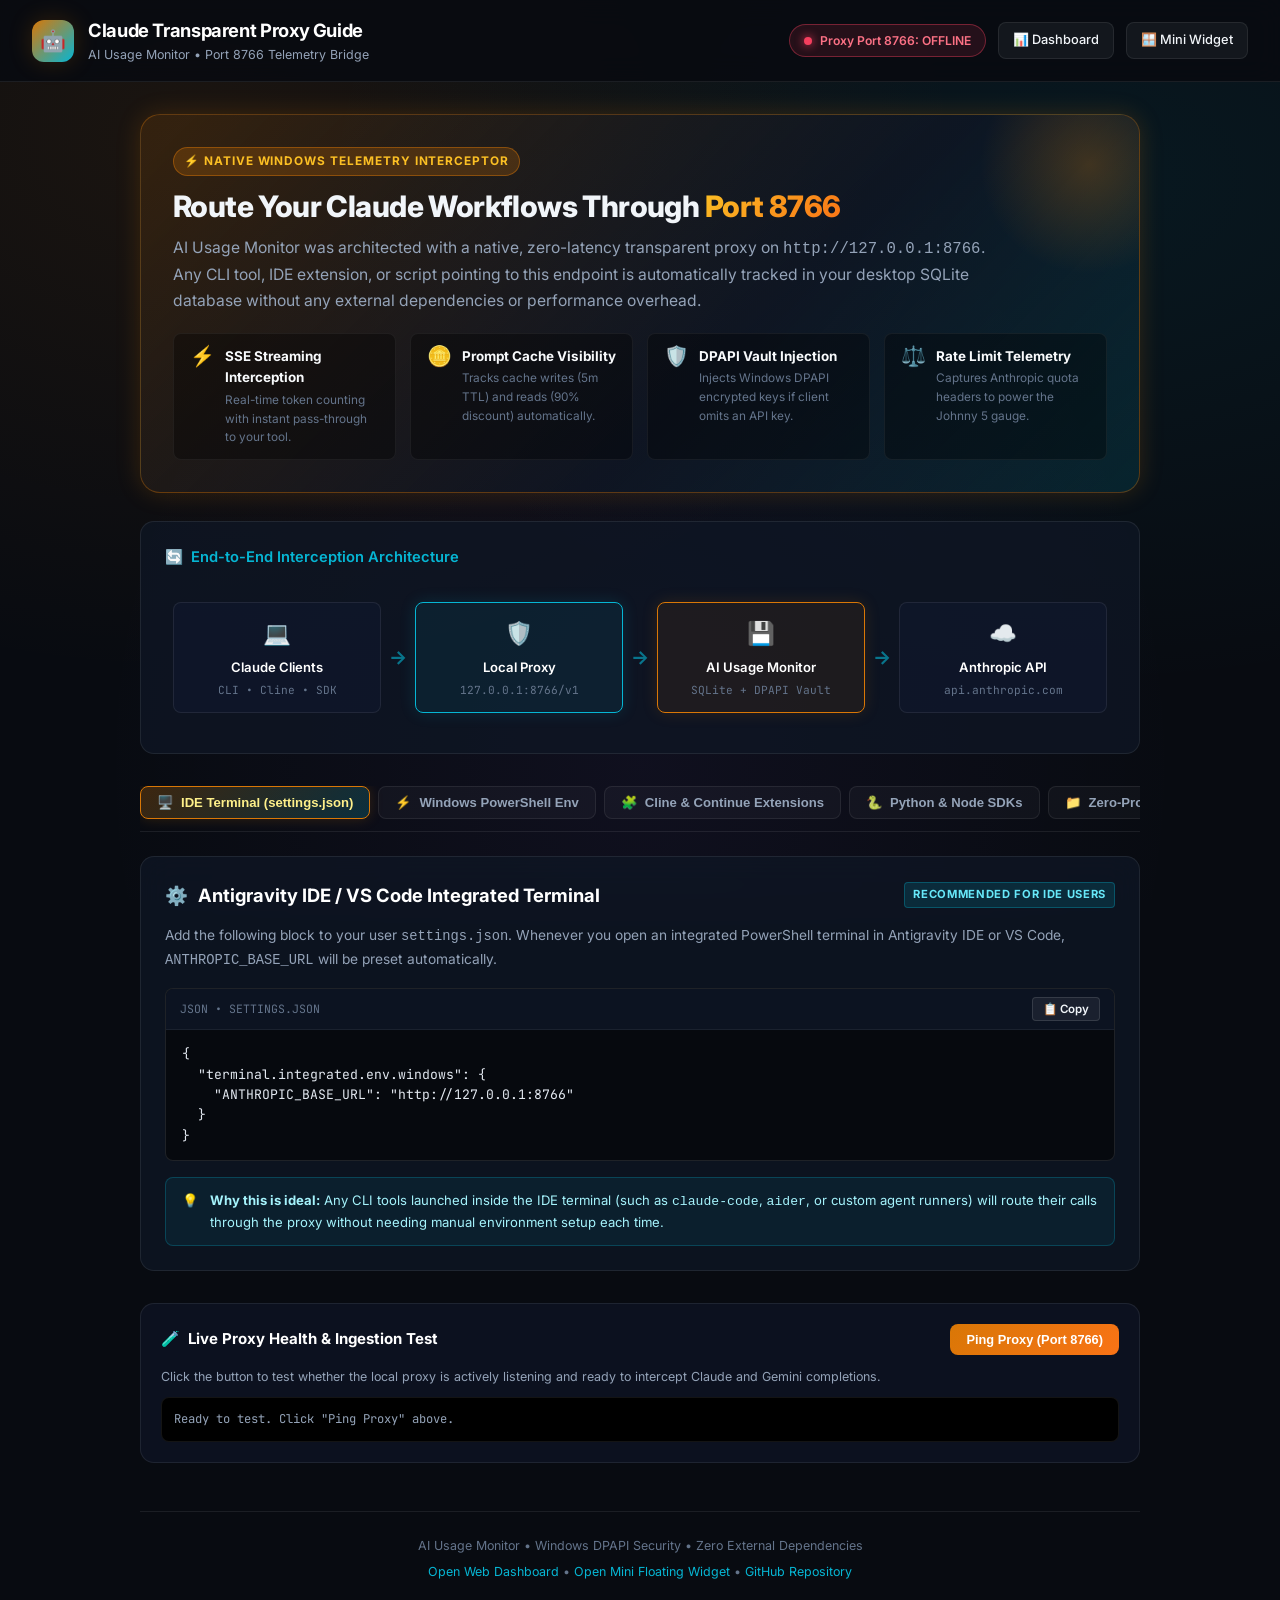
<file: docs/claude_proxy_setup_guide.html>
<!DOCTYPE html>
<html lang="en">
<head>
  <meta charset="UTF-8">
  <meta name="viewport" content="width=device-width, initial-scale=1.0">
  <title>Claude Transparent Proxy Setup Guide | AI Usage Monitor</title>
  <meta name="description" content="Step-by-step interactive guide to routing Claude Code CLI, Antigravity IDE, Cline, Continue, and Anthropic SDK setups through the AI Usage Monitor transparent local proxy.">
  <link rel="preconnect" href="https://fonts.googleapis.com">
  <link rel="preconnect" href="https://fonts.gstatic.com" crossorigin>
  <link href="https://fonts.googleapis.com/css2?family=Inter:wght@300;400;500;600;700;800&family=JetBrains+Mono:wght@400;500;600;700&display=swap" rel="stylesheet">
  <style>
    :root {
      --bg-dark: #080b11;
      --bg-card: rgba(15, 22, 36, 0.78);
      --bg-card-hover: rgba(22, 32, 54, 0.90);
      --border-subtle: rgba(255, 255, 255, 0.08);
      --border-glow: rgba(6, 182, 212, 0.35);

      --text-main: #f1f5f9;
      --text-muted: #94a3b8;
      --text-dim: #64748b;

      --accent-cyan: #06b6d4;
      --accent-blue: #3b82f6;
      --accent-purple: #8b5cf6;
      --accent-amber: #f59e0b;
      --accent-emerald: #10b981;
      --accent-rose: #f43f5e;
      --claude-color: #d97706;

      --font-sans: 'Inter', -apple-system, BlinkMacSystemFont, "Segoe UI", Roboto, sans-serif;
      --font-mono: 'JetBrains Mono', 'Cascadia Code', monospace;

      --radius-sm: 8px;
      --radius-md: 14px;
      --radius-lg: 20px;
      --shadow-glow: 0 0 25px rgba(6, 182, 212, 0.15);
      --shadow-amber: 0 0 25px rgba(217, 119, 6, 0.20);
    }

    * {
      box-sizing: border-box;
      margin: 0;
      padding: 0;
    }

    body {
      background-color: var(--bg-dark);
      background-image: 
        radial-gradient(at 15% 15%, rgba(217, 119, 6, 0.09) 0px, transparent 50%),
        radial-gradient(at 85% 20%, rgba(6, 182, 212, 0.08) 0px, transparent 50%),
        radial-gradient(at 50% 85%, rgba(139, 92, 246, 0.06) 0px, transparent 60%);
      background-attachment: fixed;
      color: var(--text-main);
      font-family: var(--font-sans);
      min-height: 100vh;
      line-height: 1.6;
      -webkit-font-smoothing: antialiased;
      padding-bottom: 60px;
    }

    /* Top Navigation Header */
    header.guide-header {
      border-bottom: 1px solid var(--border-subtle);
      background: rgba(8, 11, 17, 0.88);
      backdrop-filter: blur(14px);
      -webkit-backdrop-filter: blur(14px);
      position: sticky;
      top: 0;
      z-index: 100;
      padding: 16px 32px;
      display: flex;
      justify-content: space-between;
      align-items: center;
      flex-wrap: wrap;
      gap: 16px;
    }

    .brand-group {
      display: flex;
      align-items: center;
      gap: 14px;
    }

    .brand-icon {
      width: 42px;
      height: 42px;
      border-radius: 12px;
      background: linear-gradient(135deg, var(--claude-color), var(--accent-cyan));
      display: flex;
      align-items: center;
      justify-content: center;
      font-size: 1.3rem;
      box-shadow: var(--shadow-amber);
    }

    .brand-title h1 {
      font-size: 1.15rem;
      font-weight: 700;
      letter-spacing: -0.02em;
      color: #fff;
    }

    .brand-title p {
      font-size: 0.78rem;
      color: var(--text-muted);
    }

    .header-actions {
      display: flex;
      align-items: center;
      gap: 12px;
    }

    /* Live Status Badge */
    .status-pill {
      display: flex;
      align-items: center;
      gap: 8px;
      padding: 6px 14px;
      border-radius: 9999px;
      font-size: 0.76rem;
      font-weight: 600;
      background: rgba(15, 23, 42, 0.8);
      border: 1px solid var(--border-subtle);
      transition: all 0.3s ease;
    }

    .status-dot {
      width: 8px;
      height: 8px;
      border-radius: 50%;
      background: var(--text-dim);
      transition: all 0.3s ease;
    }

    .status-pill.online {
      border-color: rgba(16, 185, 129, 0.4);
      background: rgba(16, 185, 129, 0.12);
      color: #34d399;
    }
    .status-pill.online .status-dot {
      background: #10b981;
      box-shadow: 0 0 10px #10b981;
    }

    .status-pill.offline {
      border-color: rgba(244, 63, 94, 0.4);
      background: rgba(244, 63, 94, 0.12);
      color: #fb7185;
    }
    .status-pill.offline .status-dot {
      background: #f43f5e;
      box-shadow: 0 0 10px #f43f5e;
    }

    .btn-nav {
      background: rgba(255, 255, 255, 0.05);
      border: 1px solid var(--border-subtle);
      color: var(--text-main);
      padding: 7px 14px;
      border-radius: var(--radius-sm);
      font-size: 0.8rem;
      text-decoration: none;
      font-weight: 500;
      transition: all 0.2s ease;
      cursor: pointer;
      display: inline-flex;
      align-items: center;
      gap: 6px;
    }

    .btn-nav:hover {
      background: rgba(255, 255, 255, 0.1);
      border-color: var(--accent-cyan);
      color: #fff;
    }

    /* Main Container */
    .container {
      max-width: 1040px;
      margin: 0 auto;
      padding: 32px 20px;
    }

    /* Hero Card */
    .hero-card {
      background: linear-gradient(135deg, rgba(217, 119, 6, 0.14) 0%, rgba(15, 22, 36, 0.85) 60%, rgba(6, 182, 212, 0.12) 100%);
      border: 1px solid rgba(217, 119, 6, 0.35);
      border-radius: var(--radius-lg);
      padding: 32px;
      margin-bottom: 28px;
      position: relative;
      overflow: hidden;
      box-shadow: var(--shadow-amber);
    }

    .hero-card::after {
      content: '';
      position: absolute;
      top: -60px;
      right: -60px;
      width: 220px;
      height: 220px;
      background: radial-gradient(circle, rgba(217, 119, 6, 0.25) 0%, transparent 70%);
      pointer-events: none;
    }

    .hero-badge {
      display: inline-flex;
      align-items: center;
      gap: 6px;
      font-size: 0.74rem;
      text-transform: uppercase;
      letter-spacing: 0.08em;
      font-weight: 700;
      padding: 4px 10px;
      border-radius: 9999px;
      background: rgba(217, 119, 6, 0.22);
      border: 1px solid rgba(217, 119, 6, 0.45);
      color: #fbbf24;
      margin-bottom: 12px;
    }

    .hero-title {
      font-size: 1.85rem;
      font-weight: 800;
      line-height: 1.25;
      margin-bottom: 10px;
      letter-spacing: -0.02em;
    }

    .hero-title span.highlight {
      background: linear-gradient(135deg, #fbbf24 0%, #f97316 100%);
      -webkit-background-clip: text;
      -webkit-text-fill-color: transparent;
    }

    .hero-desc {
      color: var(--text-muted);
      font-size: 0.98rem;
      max-width: 820px;
      margin-bottom: 20px;
    }

    .feature-grid {
      display: grid;
      grid-template-columns: repeat(auto-fit, minmax(220px, 1fr));
      gap: 14px;
      margin-top: 20px;
    }

    .feature-item {
      background: rgba(0, 0, 0, 0.35);
      border: 1px solid rgba(255, 255, 255, 0.06);
      border-radius: var(--radius-sm);
      padding: 12px 16px;
      display: flex;
      align-items: flex-start;
      gap: 10px;
    }

    .feature-icon {
      font-size: 1.25rem;
      line-height: 1;
    }

    .feature-text strong {
      display: block;
      font-size: 0.84rem;
      color: #f8fafc;
      margin-bottom: 2px;
    }

    .feature-text p {
      font-size: 0.74rem;
      color: var(--text-dim);
    }

    /* Diagram Card */
    .diagram-card {
      background: var(--bg-card);
      border: 1px solid var(--border-subtle);
      border-radius: var(--radius-md);
      padding: 24px;
      margin-bottom: 32px;
    }

    .diagram-title {
      font-size: 0.92rem;
      font-weight: 600;
      color: var(--accent-cyan);
      margin-bottom: 16px;
      display: flex;
      align-items: center;
      gap: 8px;
    }

    .flow-diagram {
      display: flex;
      align-items: center;
      justify-content: space-between;
      gap: 8px;
      flex-wrap: wrap;
      padding: 16px 8px;
    }

    .flow-step {
      background: rgba(15, 23, 42, 0.9);
      border: 1px solid var(--border-subtle);
      border-radius: var(--radius-sm);
      padding: 12px 16px;
      flex: 1;
      min-width: 170px;
      text-align: center;
      position: relative;
      transition: all 0.2s ease;
    }

    .flow-step:hover {
      border-color: var(--border-glow);
      transform: translateY(-2px);
    }

    .flow-step.active {
      border-color: var(--accent-cyan);
      background: rgba(6, 182, 212, 0.08);
      box-shadow: 0 0 16px rgba(6, 182, 212, 0.15);
    }

    .flow-step.amber {
      border-color: var(--claude-color);
      background: rgba(217, 119, 6, 0.08);
      box-shadow: 0 0 16px rgba(217, 119, 6, 0.15);
    }

    .flow-icon {
      font-size: 1.4rem;
      margin-bottom: 6px;
    }

    .flow-name {
      font-size: 0.82rem;
      font-weight: 600;
      color: #fff;
    }

    .flow-detail {
      font-size: 0.70rem;
      font-family: var(--font-mono);
      color: var(--text-dim);
      margin-top: 4px;
    }

    .flow-arrow {
      color: var(--accent-cyan);
      font-weight: 700;
      font-size: 1.2rem;
      opacity: 0.6;
    }

    /* Tab Switcher */
    .tab-nav {
      display: flex;
      gap: 8px;
      border-bottom: 1px solid var(--border-subtle);
      padding-bottom: 12px;
      margin-bottom: 24px;
      overflow-x: auto;
    }

    .tab-btn {
      background: rgba(255, 255, 255, 0.03);
      border: 1px solid var(--border-subtle);
      border-radius: var(--radius-sm);
      color: var(--text-muted);
      padding: 8px 16px;
      font-size: 0.82rem;
      font-weight: 600;
      cursor: pointer;
      display: inline-flex;
      align-items: center;
      gap: 8px;
      white-space: nowrap;
      transition: all 0.2s ease;
    }

    .tab-btn:hover {
      background: rgba(255, 255, 255, 0.08);
      color: #fff;
    }

    .tab-btn.active {
      background: linear-gradient(135deg, rgba(217, 119, 6, 0.25), rgba(6, 182, 212, 0.2));
      border-color: var(--claude-color);
      color: #fef08a;
      box-shadow: 0 0 14px rgba(217, 119, 6, 0.2);
    }

    /* Setup Cards */
    .setup-section {
      display: none;
      animation: fadeIn 0.3s ease forwards;
    }

    .setup-section.active {
      display: block;
    }

    @keyframes fadeIn {
      from { opacity: 0; transform: translateY(6px); }
      to { opacity: 1; transform: translateY(0); }
    }

    .guide-card {
      background: var(--bg-card);
      border: 1px solid var(--border-subtle);
      border-radius: var(--radius-md);
      padding: 24px;
      margin-bottom: 24px;
      backdrop-filter: blur(16px);
      -webkit-backdrop-filter: blur(16px);
      position: relative;
    }

    .guide-card:hover {
      border-color: rgba(255, 255, 255, 0.14);
    }

    .card-header-line {
      display: flex;
      justify-content: space-between;
      align-items: center;
      margin-bottom: 14px;
      flex-wrap: wrap;
      gap: 8px;
    }

    .card-tag {
      font-size: 0.70rem;
      font-weight: 700;
      text-transform: uppercase;
      letter-spacing: 0.06em;
      padding: 3px 8px;
      border-radius: 4px;
      background: rgba(6, 182, 212, 0.15);
      border: 1px solid rgba(6, 182, 212, 0.3);
      color: #67e8f9;
    }

    .card-title {
      font-size: 1.15rem;
      font-weight: 700;
      color: #fff;
      display: flex;
      align-items: center;
      gap: 10px;
    }

    .card-desc {
      font-size: 0.86rem;
      color: var(--text-muted);
      margin-bottom: 16px;
    }

    /* Code Snippet Box */
    .code-box {
      background: #06090e;
      border: 1px solid rgba(255, 255, 255, 0.10);
      border-radius: var(--radius-sm);
      overflow: hidden;
      margin-bottom: 16px;
    }

    .code-header {
      background: rgba(15, 23, 42, 0.7);
      border-bottom: 1px solid rgba(255, 255, 255, 0.06);
      padding: 8px 14px;
      display: flex;
      justify-content: space-between;
      align-items: center;
    }

    .code-lang {
      font-family: var(--font-mono);
      font-size: 0.72rem;
      color: var(--text-dim);
      text-transform: uppercase;
    }

    .btn-copy {
      background: rgba(255, 255, 255, 0.06);
      border: 1px solid rgba(255, 255, 255, 0.12);
      border-radius: 4px;
      color: var(--text-main);
      padding: 4px 10px;
      font-size: 0.72rem;
      font-family: var(--font-sans);
      font-weight: 600;
      cursor: pointer;
      display: inline-flex;
      align-items: center;
      gap: 5px;
      transition: all 0.2s ease;
    }

    .btn-copy:hover {
      background: var(--accent-cyan);
      color: #000;
      border-color: var(--accent-cyan);
    }

    .btn-copy.copied {
      background: var(--accent-emerald);
      color: #000;
      border-color: var(--accent-emerald);
    }

    pre.code-content {
      padding: 14px 16px;
      font-family: var(--font-mono);
      font-size: 0.82rem;
      color: #e2e8f0;
      line-height: 1.55;
      overflow-x: auto;
      margin: 0;
    }

    /* Callouts */
    .callout {
      border-radius: var(--radius-sm);
      padding: 12px 16px;
      font-size: 0.82rem;
      display: flex;
      align-items: flex-start;
      gap: 12px;
      margin-top: 14px;
    }

    .callout.tip {
      background: rgba(6, 182, 212, 0.08);
      border: 1px solid rgba(6, 182, 212, 0.25);
      color: #a5f3fc;
    }

    .callout.amber {
      background: rgba(217, 119, 6, 0.10);
      border: 1px solid rgba(217, 119, 6, 0.3);
      color: #fde68a;
    }

    .callout.emerald {
      background: rgba(16, 185, 129, 0.08);
      border: 1px solid rgba(16, 185, 129, 0.25);
      color: #a7f3d0;
    }

    /* Quick Test Widget */
    .test-box {
      background: rgba(15, 23, 42, 0.6);
      border: 1px solid var(--border-subtle);
      border-radius: var(--radius-md);
      padding: 20px;
      margin-top: 32px;
    }

    .test-header {
      display: flex;
      justify-content: space-between;
      align-items: center;
      margin-bottom: 12px;
    }

    .test-header strong {
      font-size: 0.94rem;
      color: #fff;
      display: flex;
      align-items: center;
      gap: 8px;
    }

    .test-actions {
      display: flex;
      gap: 8px;
    }

    .btn-test {
      background: linear-gradient(135deg, var(--claude-color), #f97316);
      border: none;
      color: #fff;
      padding: 8px 16px;
      border-radius: var(--radius-sm);
      font-size: 0.8rem;
      font-weight: 600;
      cursor: pointer;
      display: inline-flex;
      align-items: center;
      gap: 6px;
      transition: all 0.2s ease;
    }

    .btn-test:hover {
      opacity: 0.9;
      transform: translateY(-1px);
    }

    .test-output {
      background: #000;
      border: 1px solid rgba(255, 255, 255, 0.08);
      border-radius: var(--radius-sm);
      padding: 12px;
      font-family: var(--font-mono);
      font-size: 0.76rem;
      color: #94a3b8;
      max-height: 160px;
      overflow-y: auto;
      white-space: pre-wrap;
      margin-top: 10px;
    }

    /* Footer */
    footer.guide-footer {
      text-align: center;
      margin-top: 48px;
      padding-top: 24px;
      border-top: 1px solid var(--border-subtle);
      font-size: 0.78rem;
      color: var(--text-dim);
    }

    footer.guide-footer a {
      color: var(--accent-cyan);
      text-decoration: none;
    }

    footer.guide-footer a:hover {
      text-decoration: underline;
    }
  </style>
</head>
<body>

  <!-- Top App Navigation -->
  <header class="guide-header">
    <div class="brand-group">
      <div class="brand-icon">🤖</div>
      <div class="brand-title">
        <h1>Claude Transparent Proxy Guide</h1>
        <p>AI Usage Monitor &bull; Port 8766 Telemetry Bridge</p>
      </div>
    </div>
    <div class="header-actions">
      <div id="proxy-status-pill" class="status-pill">
        <span class="status-dot"></span>
        <span id="proxy-status-text">Checking Port 8766...</span>
      </div>
      <a href="/index.html" class="btn-nav" id="btn-back-dashboard">📊 Dashboard</a>
      <a href="/mini_widget.html" class="btn-nav" id="btn-mini-widget">🪟 Mini Widget</a>
    </div>
  </header>

  <main class="container">

    <!-- Hero Card -->
    <section class="hero-card">
      <div class="hero-badge">⚡ Native Windows Telemetry Interceptor</div>
      <h2 class="hero-title">Route Your Claude Workflows Through <span class="highlight">Port 8766</span></h2>
      <p class="hero-desc">
        AI Usage Monitor was architected with a native, zero-latency transparent proxy on <code>http://127.0.0.1:8766</code>.
        Any CLI tool, IDE extension, or script pointing to this endpoint is automatically tracked in your desktop SQLite database
        without any external dependencies or performance overhead.
      </p>

      <div class="feature-grid">
        <div class="feature-item">
          <span class="feature-icon">⚡</span>
          <div class="feature-text">
            <strong>SSE Streaming Interception</strong>
            <p>Real-time token counting with instant pass-through to your tool.</p>
          </div>
        </div>
        <div class="feature-item">
          <span class="feature-icon">🪙</span>
          <div class="feature-text">
            <strong>Prompt Cache Visibility</strong>
            <p>Tracks cache writes (5m TTL) and reads (90% discount) automatically.</p>
          </div>
        </div>
        <div class="feature-item">
          <span class="feature-icon">🛡️</span>
          <div class="feature-text">
            <strong>DPAPI Vault Injection</strong>
            <p>Injects Windows DPAPI encrypted keys if client omits an API key.</p>
          </div>
        </div>
        <div class="feature-item">
          <span class="feature-icon">⚖️</span>
          <div class="feature-text">
            <strong>Rate Limit Telemetry</strong>
            <p>Captures Anthropic quota headers to power the Johnny 5 gauge.</p>
          </div>
        </div>
      </div>
    </section>

    <!-- Architecture Diagram -->
    <section class="diagram-card">
      <div class="diagram-title">
        <span>🔄</span> End-to-End Interception Architecture
      </div>
      <div class="flow-diagram">
        <div class="flow-step">
          <div class="flow-icon">💻</div>
          <div class="flow-name">Claude Clients</div>
          <div class="flow-detail">CLI &bull; Cline &bull; SDK</div>
        </div>
        <div class="flow-arrow">&rarr;</div>
        <div class="flow-step active">
          <div class="flow-icon">🛡️</div>
          <div class="flow-name">Local Proxy</div>
          <div class="flow-detail">127.0.0.1:8766/v1</div>
        </div>
        <div class="flow-arrow">&rarr;</div>
        <div class="flow-step amber">
          <div class="flow-icon">💾</div>
          <div class="flow-name">AI Usage Monitor</div>
          <div class="flow-detail">SQLite + DPAPI Vault</div>
        </div>
        <div class="flow-arrow">&rarr;</div>
        <div class="flow-step">
          <div class="flow-icon">☁️</div>
          <div class="flow-name">Anthropic API</div>
          <div class="flow-detail">api.anthropic.com</div>
        </div>
      </div>
    </section>

    <!-- Navigation Tabs -->
    <nav class="tab-nav" aria-label="Setup Guides">
      <button class="tab-btn active" onclick="switchTab('tab-terminal')" id="btn-tab-terminal">
        <span>🖥️</span> IDE Terminal (settings.json)
      </button>
      <button class="tab-btn" onclick="switchTab('tab-windows-env')" id="btn-tab-windows-env">
        <span>⚡</span> Windows PowerShell Env
      </button>
      <button class="tab-btn" onclick="switchTab('tab-ide-plugins')" id="btn-tab-ide-plugins">
        <span>🧩</span> Cline & Continue Extensions
      </button>
      <button class="tab-btn" onclick="switchTab('tab-sdks')" id="btn-tab-sdks">
        <span>🐍</span> Python & Node SDKs
      </button>
      <button class="tab-btn" onclick="switchTab('tab-scanner')" id="btn-tab-scanner">
        <span>📁</span> Zero-Proxy Local Scanner
      </button>
    </nav>

    <!-- TAB 1: IDE Terminal (settings.json) -->
    <section id="tab-terminal" class="setup-section active">
      <div class="guide-card">
        <div class="card-header-line">
          <div class="card-title">
            <span>⚙️</span> Antigravity IDE / VS Code Integrated Terminal
          </div>
          <span class="card-tag">Recommended for IDE Users</span>
        </div>
        <p class="card-desc">
          Add the following block to your user <code>settings.json</code>. Whenever you open an integrated PowerShell terminal
          in Antigravity IDE or VS Code, <code>ANTHROPIC_BASE_URL</code> will be preset automatically.
        </p>

        <div class="code-box">
          <div class="code-header">
            <span class="code-lang">JSON &bull; settings.json</span>
            <button class="btn-copy" onclick="copySnippet(this, 'snippet-settings-json')">📋 Copy</button>
          </div>
          <pre class="code-content" id="snippet-settings-json">{
  "terminal.integrated.env.windows": {
    "ANTHROPIC_BASE_URL": "http://127.0.0.1:8766"
  }
}</pre>
        </div>

        <div class="callout tip">
          <span>💡</span>
          <div>
            <strong>Why this is ideal:</strong> Any CLI tools launched inside the IDE terminal (such as <code>claude-code</code>, <code>aider</code>, or custom agent runners) will route their calls through the proxy without needing manual environment setup each time.
          </div>
        </div>
      </div>
    </section>

    <!-- TAB 2: Windows PowerShell Environment -->
    <section id="tab-windows-env" class="setup-section">
      <div class="guide-card">
        <div class="card-header-line">
          <div class="card-title">
            <span>⚡</span> Windows / PowerShell Environment Variables
          </div>
          <span class="card-tag">Terminal &amp; Global</span>
        </div>
        <p class="card-desc">
          Set <code>ANTHROPIC_BASE_URL</code> in Windows. You can set it for the current terminal session, or persist it permanently across all Windows processes for your user account.
        </p>

        <!-- Current Session -->
        <h3 style="font-size: 0.88rem; color: #f1f5f9; margin-bottom: 8px;">Option A: Current PowerShell Session Only</h3>
        <div class="code-box">
          <div class="code-header">
            <span class="code-lang">PowerShell</span>
            <button class="btn-copy" onclick="copySnippet(this, 'snippet-ps-session')">📋 Copy</button>
          </div>
          <pre class="code-content" id="snippet-ps-session">$env:ANTHROPIC_BASE_URL = "http://127.0.0.1:8766"</pre>
        </div>

        <!-- Persistent User Environment -->
        <h3 style="font-size: 0.88rem; color: #f1f5f9; margin-bottom: 8px; margin-top: 16px;">Option B: Permanent User Environment Variable</h3>
        <div class="code-box">
          <div class="code-header">
            <span class="code-lang">PowerShell (Run Once)</span>
            <button class="btn-copy" onclick="copySnippet(this, 'snippet-ps-permanent')">📋 Copy</button>
          </div>
          <pre class="code-content" id="snippet-ps-permanent">[System.Environment]::SetEnvironmentVariable('ANTHROPIC_BASE_URL', 'http://127.0.0.1:8766', 'User')</pre>
        </div>

        <!-- CMD -->
        <h3 style="font-size: 0.88rem; color: #f1f5f9; margin-bottom: 8px; margin-top: 16px;">Option C: Windows Command Prompt (cmd.exe)</h3>
        <div class="code-box">
          <div class="code-header">
            <span class="code-lang">CMD</span>
            <button class="btn-copy" onclick="copySnippet(this, 'snippet-cmd')">📋 Copy</button>
          </div>
          <pre class="code-content" id="snippet-cmd">set ANTHROPIC_BASE_URL=http://127.0.0.1:8766</pre>
        </div>
      </div>
    </section>

    <!-- TAB 3: IDE Extensions (Cline, Roo, Continue) -->
    <section id="tab-ide-plugins" class="setup-section">
      <div class="guide-card">
        <div class="card-header-line">
          <div class="card-title">
            <span>🧩</span> Cline, Roo Code, &amp; Continue Extensions
          </div>
          <span class="card-tag">Extension Config</span>
        </div>
        <p class="card-desc">
          Popular agentic coding extensions allow specifying a custom API base URL directly in their settings.
        </p>

        <!-- Cline & Roo -->
        <h3 style="font-size: 0.88rem; color: #f1f5f9; margin-bottom: 8px;">1. Cline &amp; Roo Code (UI Settings)</h3>
        <ul style="font-size: 0.82rem; color: var(--text-muted); margin-left: 20px; margin-bottom: 16px; line-height: 1.8;">
          <li>Open the Cline / Roo Code settings view (gear icon in the sidebar).</li>
          <li>Set <strong>API Provider</strong> to <code>Anthropic</code>.</li>
          <li>Set <strong>Base URL</strong> or <strong>Custom API URL</strong> to: <code>http://127.0.0.1:8766</code>.</li>
          <li>Your API Key can either be entered in Cline or left blank if already saved in AI Usage Monitor's vault.</li>
        </ul>

        <!-- Continue -->
        <h3 style="font-size: 0.88rem; color: #f1f5f9; margin-bottom: 8px;">2. Continue Extension (config.yaml)</h3>
        <div class="code-box">
          <div class="code-header">
            <span class="code-lang">YAML &bull; ~/.continue/config.yaml</span>
            <button class="btn-copy" onclick="copySnippet(this, 'snippet-continue')">📋 Copy</button>
          </div>
          <pre class="code-content" id="snippet-continue">models:
  - name: Claude 3.7 Sonnet (Proxied)
    provider: anthropic
    model: claude-3-7-sonnet-20250219
    apiBase: "http://127.0.0.1:8766"</pre>
        </div>
      </div>
    </section>

    <!-- TAB 4: SDKs -->
    <section id="tab-sdks" class="setup-section">
      <div class="guide-card">
        <div class="card-header-line">
          <div class="card-title">
            <span>🐍</span> Python &amp; Node.js / TypeScript SDKs
          </div>
          <span class="card-tag">Programmatic</span>
        </div>
        <p class="card-desc">
          If you are developing custom agent pipelines or automation scripts using the official Anthropic client libraries,
          specify <code>base_url</code> on initialization.
        </p>

        <!-- Python -->
        <h3 style="font-size: 0.88rem; color: #f1f5f9; margin-bottom: 8px;">Python (anthropic SDK)</h3>
        <div class="code-box">
          <div class="code-header">
            <span class="code-lang">Python</span>
            <button class="btn-copy" onclick="copySnippet(this, 'snippet-python')">📋 Copy</button>
          </div>
          <pre class="code-content" id="snippet-python">import anthropic

client = anthropic.Anthropic(
    base_url="http://127.0.0.1:8766"
    # api_key is optional if stored in AI Usage Monitor's DPAPI Vault!
)

response = client.messages.create(
    model="claude-3-7-sonnet-20250219",
    max_tokens=1000,
    messages=[{"role": "user", "content": "Hello via transparent proxy!"}]
)
print(response.content[0].text)</pre>
        </div>

        <!-- Node.js / TypeScript -->
        <h3 style="font-size: 0.88rem; color: #f1f5f9; margin-bottom: 8px; margin-top: 16px;">Node.js / TypeScript (@anthropic-ai/sdk)</h3>
        <div class="code-box">
          <div class="code-header">
            <span class="code-lang">TypeScript</span>
            <button class="btn-copy" onclick="copySnippet(this, 'snippet-ts')">📋 Copy</button>
          </div>
          <pre class="code-content" id="snippet-ts">import Anthropic from '@anthropic-ai/sdk';

const anthropic = new Anthropic({
  baseURL: 'http://127.0.0.1:8766',
});

const msg = await anthropic.messages.create({
  model: 'claude-3-7-sonnet-20250219',
  max_tokens: 1000,
  messages: [{ role: 'user', content: 'Hello via transparent proxy!' }],
});
console.log(msg.content[0]);</pre>
        </div>
      </div>
    </section>

    <!-- TAB 5: Zero-Proxy Local Scanner -->
    <section id="tab-scanner" class="setup-section">
      <div class="guide-card">
        <div class="card-header-line">
          <div class="card-title">
            <span>📁</span> Zero-Configuration Local Scanner (Claude Code CLI)
          </div>
          <span class="card-tag">Built-in Fallback</span>
        </div>
        <p class="card-desc">
          If you are using the official <strong>Claude Code CLI</strong> (<code>claude</code> command), AI Usage Monitor includes an automated
          background log parser that scans your local logs without requiring any proxy redirection.
        </p>

        <div class="callout emerald">
          <span>✨</span>
          <div>
            <strong>How it works:</strong> Claude Code persists full session traces as JSONL logs in <code>~/.claude/projects/</code> and <code>~/.claude/sessions/</code>.
            AI Usage Monitor's <code>scan_local_logs()</code> automatically parses these logs, extracts model names, input/output tokens, and prompt cache hit counts, and reconciles them into your SQLite database idempotently.
          </div>
        </div>

        <div style="margin-top: 16px;">
          <h4 style="font-size: 0.84rem; color: #fff; margin-bottom: 6px;">Trigger Manual Scanner Ingestion:</h4>
          <p style="font-size: 0.78rem; color: var(--text-muted); margin-bottom: 10px;">
            You can trigger an on-demand scan via the Web Dashboard, or programmatically via the REST API:
          </p>
          <div class="code-box">
            <div class="code-header">
              <span class="code-lang">PowerShell</span>
              <button class="btn-copy" onclick="copySnippet(this, 'snippet-scan-curl')">📋 Copy</button>
            </div>
            <pre class="code-content" id="snippet-scan-curl">Invoke-RestMethod -Uri "http://127.0.0.1:8765/api/providers/claude/scan" -Method Post</pre>
          </div>
        </div>
      </div>
    </section>

    <!-- Quick Live Verification Test -->
    <section class="test-box">
      <div class="test-header">
        <strong><span>🧪</span> Live Proxy Health &amp; Ingestion Test</strong>
        <div class="test-actions">
          <button class="btn-test" onclick="runLiveHealthCheck()" id="btn-run-check">Ping Proxy (Port 8766)</button>
        </div>
      </div>
      <p style="font-size: 0.78rem; color: var(--text-muted);">
        Click the button to test whether the local proxy is actively listening and ready to intercept Claude and Gemini completions.
      </p>
      <div class="test-output" id="test-output-console">Ready to test. Click "Ping Proxy" above.</div>
    </section>

    <!-- Footer -->
    <footer class="guide-footer">
      <p>AI Usage Monitor &bull; Windows DPAPI Security &bull; Zero External Dependencies</p>
      <p style="margin-top: 6px;">
        <a href="http://127.0.0.1:8765" target="_blank">Open Web Dashboard</a> &bull;
        <a href="http://127.0.0.1:8765/mini_widget.html" target="_blank">Open Mini Floating Widget</a> &bull;
        <a href="https://github.com/Acidcow/AI_Usage_Monitor" target="_blank">GitHub Repository</a>
      </p>
    </footer>

  </main>

  <script>
    // Tab Switching
    function switchTab(tabId) {
      document.querySelectorAll('.setup-section').forEach(sec => sec.classList.remove('active'));
      document.querySelectorAll('.tab-btn').forEach(btn => btn.classList.remove('active'));

      const target = document.getElementById(tabId);
      if (target) {
        target.classList.add('active');
      }

      const activeBtn = document.querySelector(`[onclick="switchTab('${tabId}')"]`);
      if (activeBtn) {
        activeBtn.classList.add('active');
      }
    }

    // 1-Click Code Copy
    function copySnippet(btn, elementId) {
      const el = document.getElementById(elementId);
      if (!el) return;
      const text = el.innerText || el.textContent;

      navigator.clipboard.writeText(text).then(() => {
        const originalText = btn.innerHTML;
        btn.innerHTML = "✅ Copied!";
        btn.classList.add('copied');
        setTimeout(() => {
          btn.innerHTML = originalText;
          btn.classList.remove('copied');
        }, 2000);
      }).catch(err => {
        console.error("Failed to copy:", err);
      });
    }

    // Live Health Probe for Proxy Port 8766
    async function checkProxyHealth() {
      const pill = document.getElementById('proxy-status-pill');
      const text = document.getElementById('proxy-status-text');

      try {
        const res = await fetch('http://127.0.0.1:8766/health', { method: 'GET', mode: 'cors' });
        if (res.ok) {
          const data = await res.json();
          pill.className = 'status-pill online';
          text.innerText = `Proxy Port 8766: ONLINE (${data.status})`;
          return data;
        } else {
          throw new Error('HTTP ' + res.status);
        }
      } catch (err) {
        pill.className = 'status-pill offline';
        text.innerText = 'Proxy Port 8766: OFFLINE';
        return null;
      }
    }

    // Interactive Test Button
    async function runLiveHealthCheck() {
      const consoleEl = document.getElementById('test-output-console');
      consoleEl.innerText = "[*] Pinging http://127.0.0.1:8766/health ...\n";

      const data = await checkProxyHealth();
      if (data) {
        consoleEl.innerText += "[✓] SUCCESS: Transparent Proxy is active!\n";
        consoleEl.innerText += JSON.stringify(data, null, 2);
      } else {
        consoleEl.innerText += "[!] WARNING: Could not connect to http://127.0.0.1:8766/health.\n";
        consoleEl.innerText += "[!] Verify that AI Usage Monitor is running via setup.ps1 or python run_monitor.py";
      }
    }

    // Initial Health Check on Page Load
    document.addEventListener('DOMContentLoaded', () => {
      checkProxyHealth();
      // Periodically refresh status every 15s
      setInterval(checkProxyHealth, 15000);
    });
  </script>
</body>
</html>
</file>
